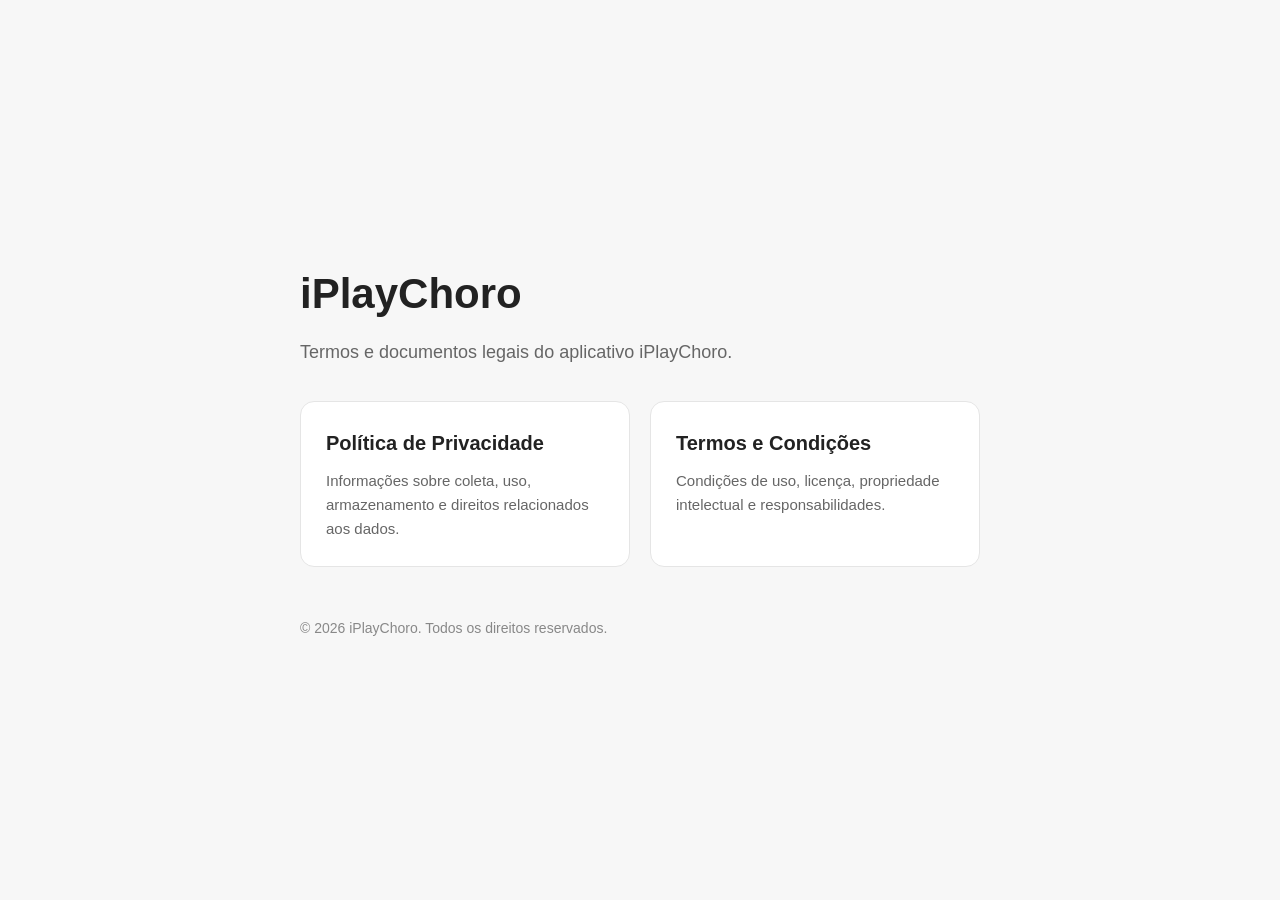
<file: index.html>
<!doctype html>
<html lang="pt-BR">
<head>
  <meta charset="UTF-8">
  <meta name="viewport" content="width=device-width, initial-scale=1">
  <title>iPlayChoro — Termos e Privacidade</title>
  <link rel="stylesheet" href="style.css">
</head>
<body>
  <main class="wrap home">
    <h1>iPlayChoro</h1>
    <p>Termos e documentos legais do aplicativo iPlayChoro.</p>
    <div class="cards">
      <a class="card" href="privacidade.html">
        <strong>Política de Privacidade</strong>
        <span>Informações sobre coleta, uso, armazenamento e direitos relacionados aos dados.</span>
      </a>
      <a class="card" href="termos.html">
        <strong>Termos e Condições</strong>
        <span>Condições de uso, licença, propriedade intelectual e responsabilidades.</span>
      </a>
    </div>
    <footer>© 2026 iPlayChoro. Todos os direitos reservados.</footer>
  </main>
</body>
</html>
</file>
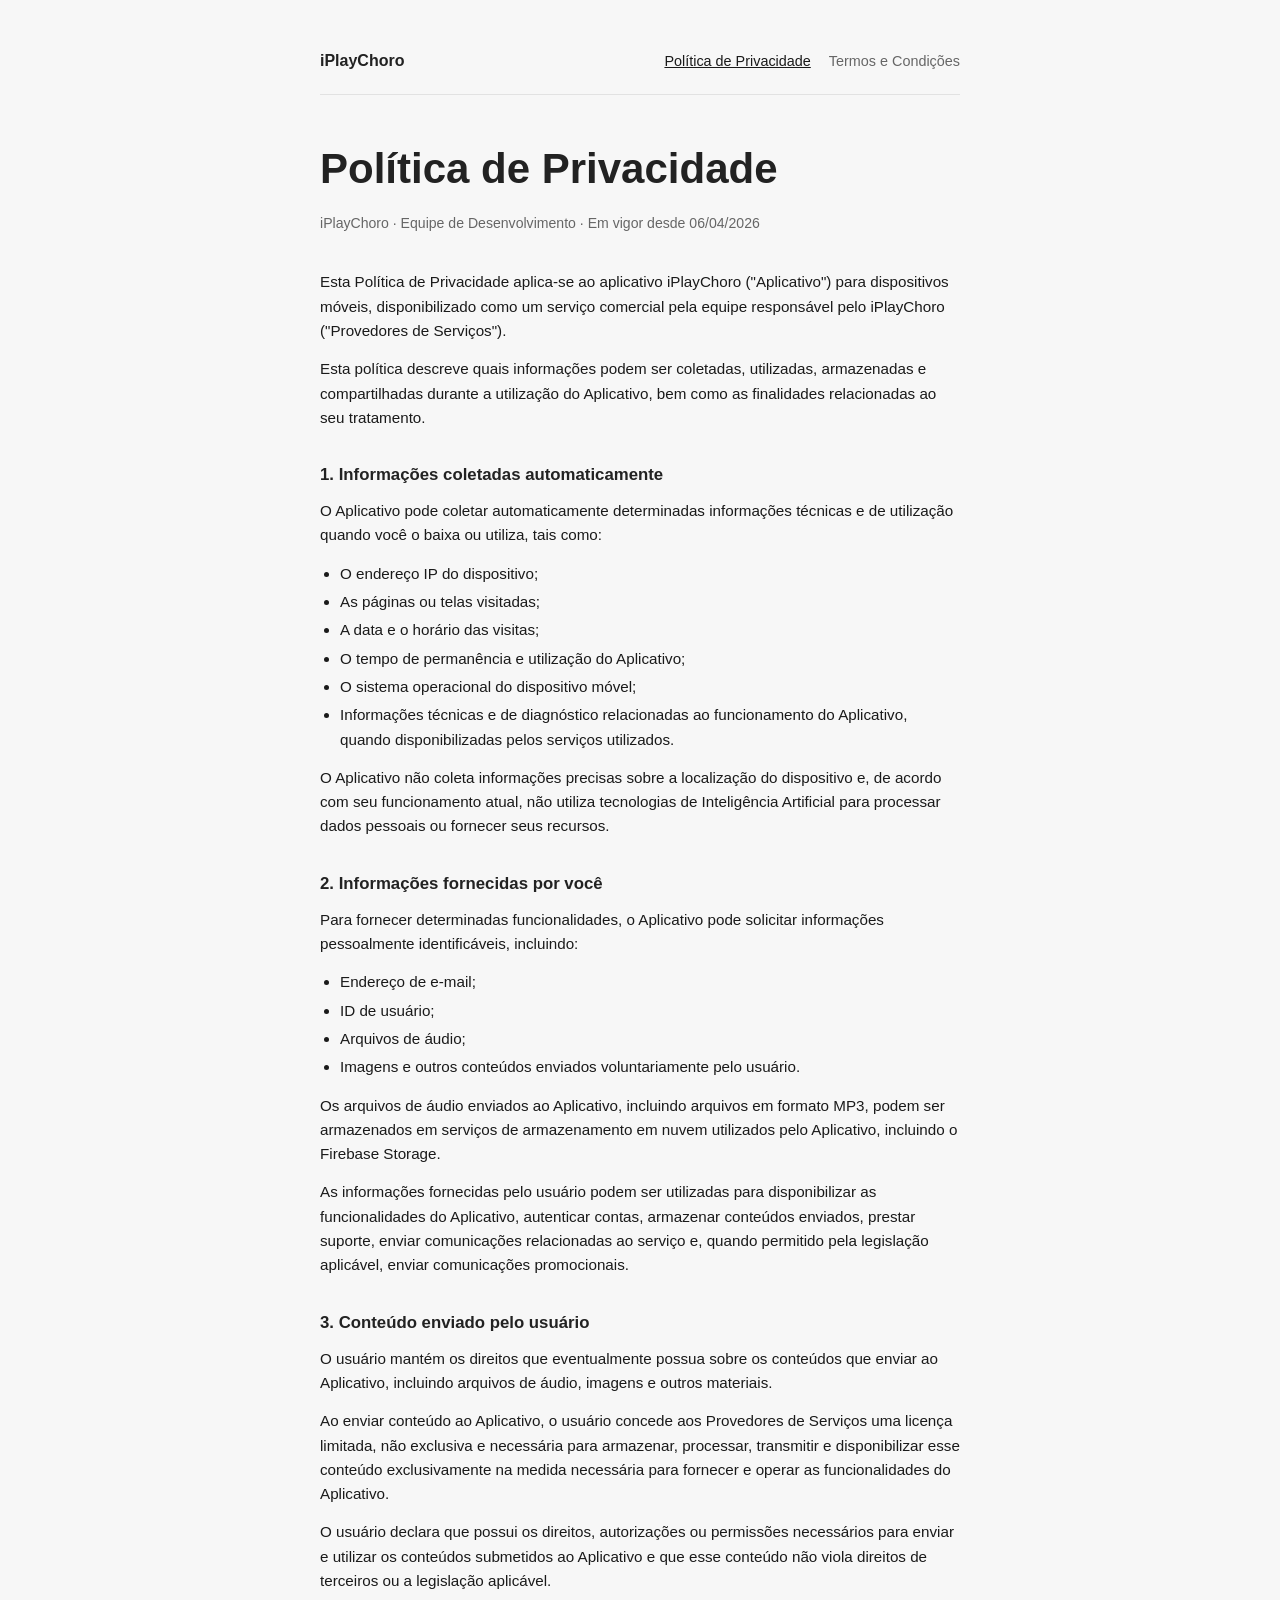
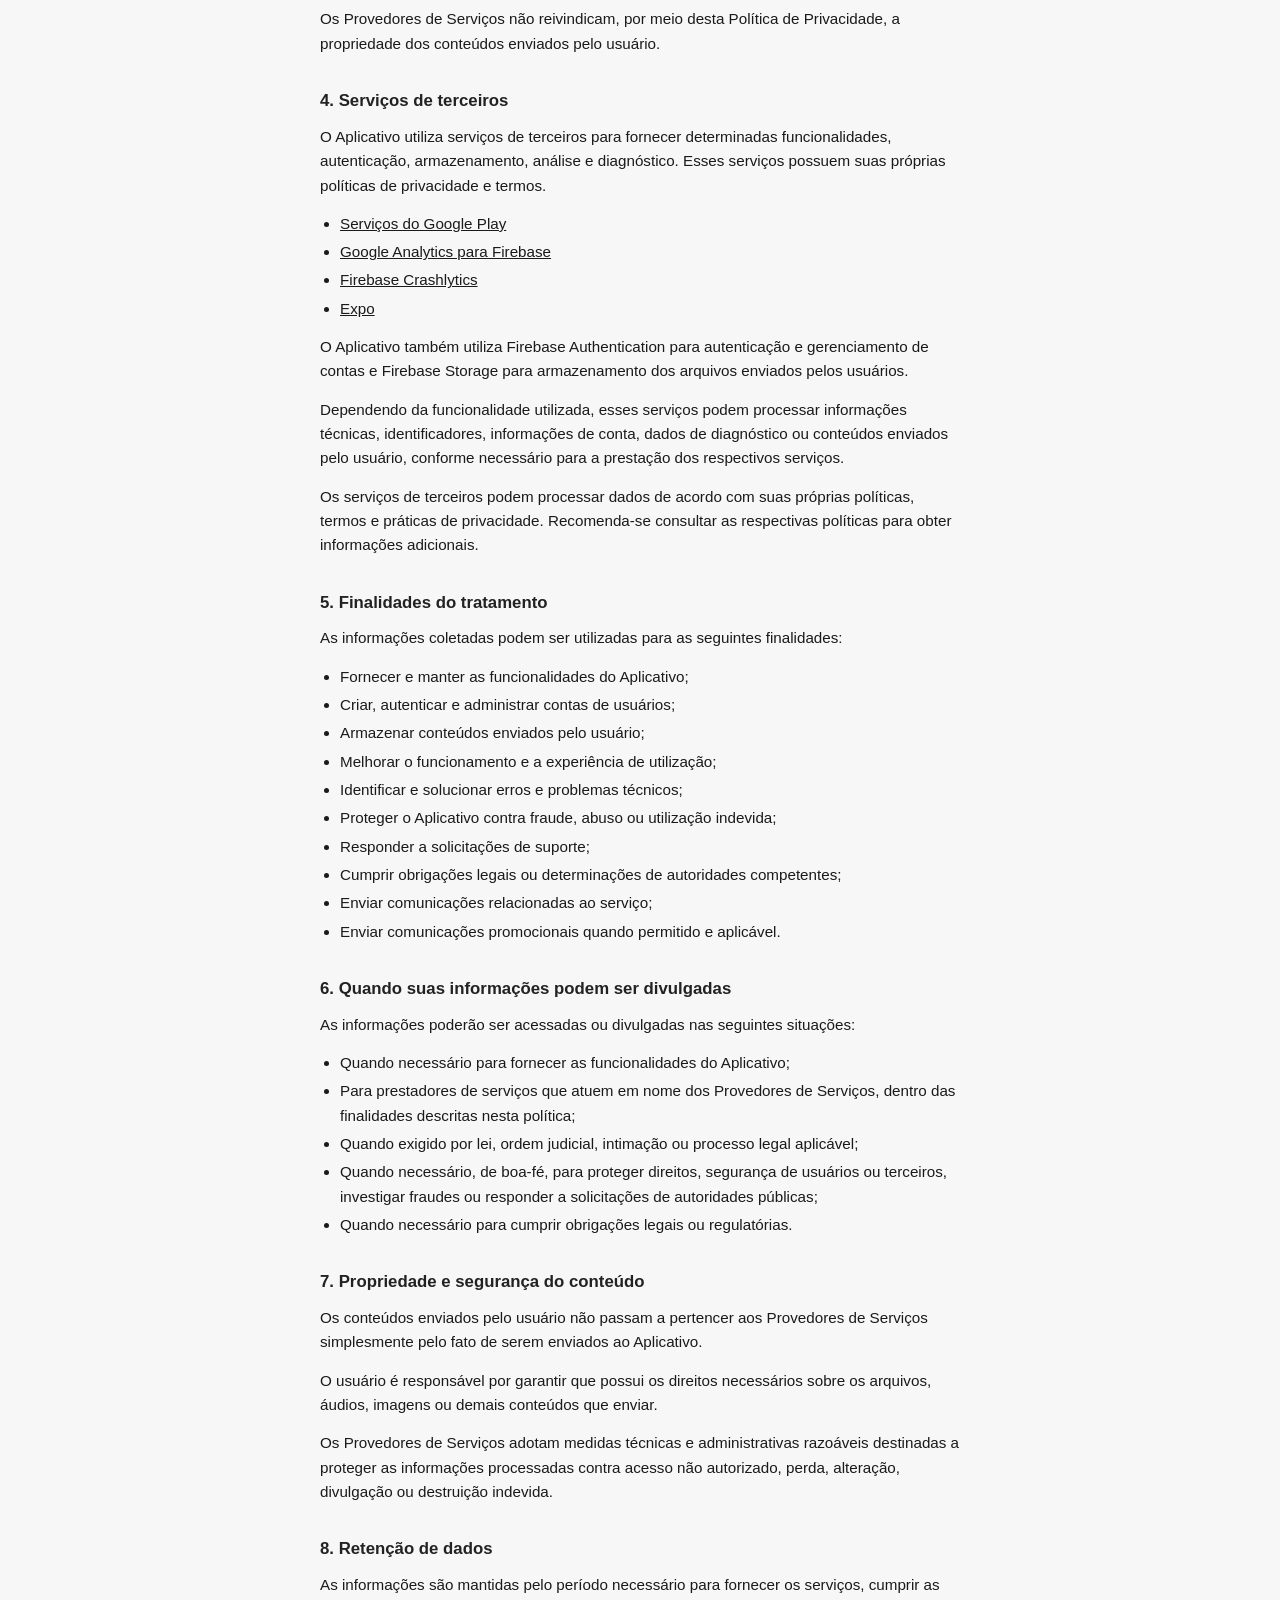
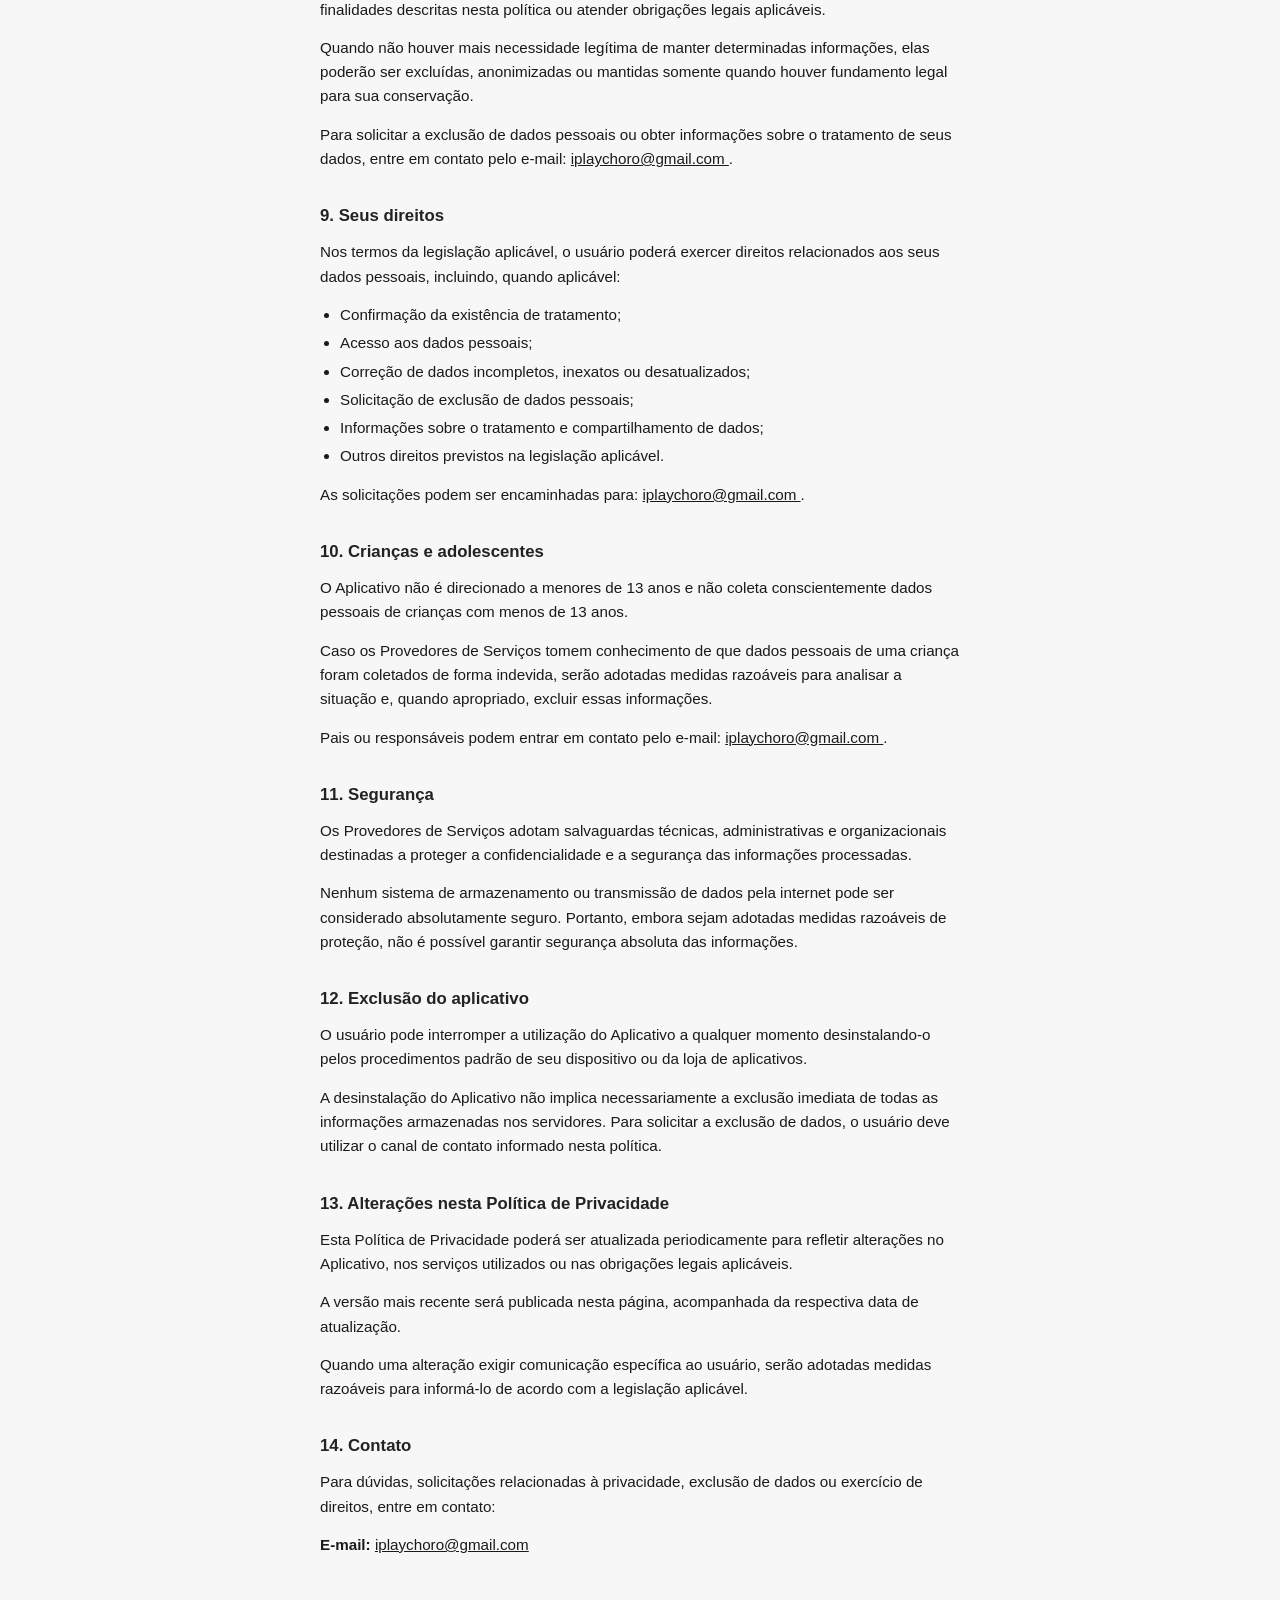
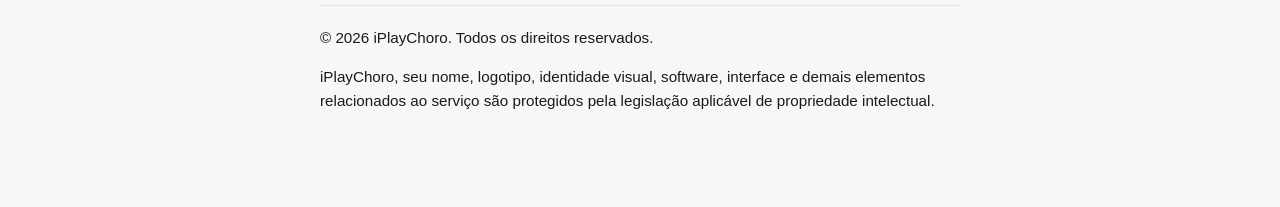
<file: privacidade.html>
<!doctype html>
<html lang="pt-BR">
<head>
  <meta charset="UTF-8" />
  <meta name="viewport" content="width=device-width, initial-scale=1" />
  <title>Política de Privacidade — iPlayChoro</title>
  <link rel="stylesheet" href="style.css" />
</head>
<body>
  <div class="wrap">
    <header class="top">
      <span class="app-name">iPlayChoro</span>

      <nav class="links">
        <a href="privacidade.html" class="current">Política de Privacidade</a>
        <a href="termos.html">Termos e Condições</a>
      </nav>
    </header>

    <main>

      <h1>Política de Privacidade</h1>

      <p class="meta">
        iPlayChoro · Equipe de Desenvolvimento · Em vigor desde 06/04/2026
      </p>

      <p>
        Esta Política de Privacidade aplica-se ao aplicativo iPlayChoro
        ("Aplicativo") para dispositivos móveis, disponibilizado como um
        serviço comercial pela equipe responsável pelo iPlayChoro
        ("Provedores de Serviços").
      </p>

      <p>
        Esta política descreve quais informações podem ser coletadas,
        utilizadas, armazenadas e compartilhadas durante a utilização do
        Aplicativo, bem como as finalidades relacionadas ao seu tratamento.
      </p>


      <h2>1. Informações coletadas automaticamente</h2>

      <p>
        O Aplicativo pode coletar automaticamente determinadas informações
        técnicas e de utilização quando você o baixa ou utiliza, tais como:
      </p>

      <ul>
        <li>O endereço IP do dispositivo;</li>
        <li>As páginas ou telas visitadas;</li>
        <li>A data e o horário das visitas;</li>
        <li>O tempo de permanência e utilização do Aplicativo;</li>
        <li>O sistema operacional do dispositivo móvel;</li>
        <li>Informações técnicas e de diagnóstico relacionadas ao funcionamento
            do Aplicativo, quando disponibilizadas pelos serviços utilizados.</li>
      </ul>

      <p>
        O Aplicativo não coleta informações precisas sobre a localização do
        dispositivo e, de acordo com seu funcionamento atual, não utiliza
        tecnologias de Inteligência Artificial para processar dados pessoais
        ou fornecer seus recursos.
      </p>


      <h2>2. Informações fornecidas por você</h2>

      <p>
        Para fornecer determinadas funcionalidades, o Aplicativo pode solicitar
        informações pessoalmente identificáveis, incluindo:
      </p>

      <ul>
        <li>Endereço de e-mail;</li>
        <li>ID de usuário;</li>
        <li>Arquivos de áudio;</li>
        <li>Imagens e outros conteúdos enviados voluntariamente pelo usuário.</li>
      </ul>

      <p>
        Os arquivos de áudio enviados ao Aplicativo, incluindo arquivos em
        formato MP3, podem ser armazenados em serviços de armazenamento em
        nuvem utilizados pelo Aplicativo, incluindo o Firebase Storage.
      </p>

      <p>
        As informações fornecidas pelo usuário podem ser utilizadas para
        disponibilizar as funcionalidades do Aplicativo, autenticar contas,
        armazenar conteúdos enviados, prestar suporte, enviar comunicações
        relacionadas ao serviço e, quando permitido pela legislação aplicável,
        enviar comunicações promocionais.
      </p>


      <h2>3. Conteúdo enviado pelo usuário</h2>

      <p>
        O usuário mantém os direitos que eventualmente possua sobre os
        conteúdos que enviar ao Aplicativo, incluindo arquivos de áudio,
        imagens e outros materiais.
      </p>

      <p>
        Ao enviar conteúdo ao Aplicativo, o usuário concede aos Provedores de
        Serviços uma licença limitada, não exclusiva e necessária para
        armazenar, processar, transmitir e disponibilizar esse conteúdo
        exclusivamente na medida necessária para fornecer e operar as
        funcionalidades do Aplicativo.
      </p>

      <p>
        O usuário declara que possui os direitos, autorizações ou permissões
        necessários para enviar e utilizar os conteúdos submetidos ao
        Aplicativo e que esse conteúdo não viola direitos de terceiros ou a
        legislação aplicável.
      </p>

      <p>
        Os Provedores de Serviços não reivindicam, por meio desta Política de
        Privacidade, a propriedade dos conteúdos enviados pelo usuário.
      </p>


      <h2>4. Serviços de terceiros</h2>

      <p>
        O Aplicativo utiliza serviços de terceiros para fornecer determinadas
        funcionalidades, autenticação, armazenamento, análise e diagnóstico.
        Esses serviços possuem suas próprias políticas de privacidade e termos.
      </p>

      <ul>
        <li>
          <a
            href="https://policies.google.com/privacy"
            target="_blank"
            rel="noopener noreferrer"
          >
            Serviços do Google Play
          </a>
        </li>

        <li>
          <a
            href="https://firebase.google.com/support/privacy"
            target="_blank"
            rel="noopener noreferrer"
          >
            Google Analytics para Firebase
          </a>
        </li>

        <li>
          <a
            href="https://firebase.google.com/support/privacy"
            target="_blank"
            rel="noopener noreferrer"
          >
            Firebase Crashlytics
          </a>
        </li>

        <li>
          <a
            href="https://expo.dev/privacy"
            target="_blank"
            rel="noopener noreferrer"
          >
            Expo
          </a>
        </li>
      </ul>

      <p>
        O Aplicativo também utiliza Firebase Authentication para autenticação
        e gerenciamento de contas e Firebase Storage para armazenamento dos
        arquivos enviados pelos usuários.
      </p>

      <p>
        Dependendo da funcionalidade utilizada, esses serviços podem processar
        informações técnicas, identificadores, informações de conta, dados de
        diagnóstico ou conteúdos enviados pelo usuário, conforme necessário
        para a prestação dos respectivos serviços.
      </p>

      <p>
        Os serviços de terceiros podem processar dados de acordo com suas
        próprias políticas, termos e práticas de privacidade. Recomenda-se
        consultar as respectivas políticas para obter informações adicionais.
      </p>


      <h2>5. Finalidades do tratamento</h2>

      <p>
        As informações coletadas podem ser utilizadas para as seguintes
        finalidades:
      </p>

      <ul>
        <li>Fornecer e manter as funcionalidades do Aplicativo;</li>
        <li>Criar, autenticar e administrar contas de usuários;</li>
        <li>Armazenar conteúdos enviados pelo usuário;</li>
        <li>Melhorar o funcionamento e a experiência de utilização;</li>
        <li>Identificar e solucionar erros e problemas técnicos;</li>
        <li>Proteger o Aplicativo contra fraude, abuso ou utilização indevida;</li>
        <li>Responder a solicitações de suporte;</li>
        <li>Cumprir obrigações legais ou determinações de autoridades competentes;</li>
        <li>Enviar comunicações relacionadas ao serviço;</li>
        <li>Enviar comunicações promocionais quando permitido e aplicável.</li>
      </ul>


      <h2>6. Quando suas informações podem ser divulgadas</h2>

      <p>
        As informações poderão ser acessadas ou divulgadas nas seguintes
        situações:
      </p>

      <ul>
        <li>
          Quando necessário para fornecer as funcionalidades do Aplicativo;
        </li>

        <li>
          Para prestadores de serviços que atuem em nome dos Provedores de
          Serviços, dentro das finalidades descritas nesta política;
        </li>

        <li>
          Quando exigido por lei, ordem judicial, intimação ou processo legal
          aplicável;
        </li>

        <li>
          Quando necessário, de boa-fé, para proteger direitos, segurança de
          usuários ou terceiros, investigar fraudes ou responder a solicitações
          de autoridades públicas;
        </li>

        <li>
          Quando necessário para cumprir obrigações legais ou regulatórias.
        </li>
      </ul>


      <h2>7. Propriedade e segurança do conteúdo</h2>

      <p>
        Os conteúdos enviados pelo usuário não passam a pertencer aos
        Provedores de Serviços simplesmente pelo fato de serem enviados ao
        Aplicativo.
      </p>

      <p>
        O usuário é responsável por garantir que possui os direitos necessários
        sobre os arquivos, áudios, imagens ou demais conteúdos que enviar.
      </p>

      <p>
        Os Provedores de Serviços adotam medidas técnicas e administrativas
        razoáveis destinadas a proteger as informações processadas contra
        acesso não autorizado, perda, alteração, divulgação ou destruição
        indevida.
      </p>


      <h2>8. Retenção de dados</h2>

      <p>
        As informações são mantidas pelo período necessário para fornecer os
        serviços, cumprir as finalidades descritas nesta política ou atender
        obrigações legais aplicáveis.
      </p>

      <p>
        Quando não houver mais necessidade legítima de manter determinadas
        informações, elas poderão ser excluídas, anonimizadas ou mantidas
        somente quando houver fundamento legal para sua conservação.
      </p>

      <p>
        Para solicitar a exclusão de dados pessoais ou obter informações sobre
        o tratamento de seus dados, entre em contato pelo e-mail:
        <a href="mailto:iplaychoro@gmail.com">
          iplaychoro@gmail.com
        </a>.
      </p>


      <h2>9. Seus direitos</h2>

      <p>
        Nos termos da legislação aplicável, o usuário poderá exercer direitos
        relacionados aos seus dados pessoais, incluindo, quando aplicável:
      </p>

      <ul>
        <li>Confirmação da existência de tratamento;</li>
        <li>Acesso aos dados pessoais;</li>
        <li>Correção de dados incompletos, inexatos ou desatualizados;</li>
        <li>Solicitação de exclusão de dados pessoais;</li>
        <li>Informações sobre o tratamento e compartilhamento de dados;</li>
        <li>Outros direitos previstos na legislação aplicável.</li>
      </ul>

      <p>
        As solicitações podem ser encaminhadas para:
        <a href="mailto:iplaychoro@gmail.com">
          iplaychoro@gmail.com
        </a>.
      </p>


      <h2>10. Crianças e adolescentes</h2>

      <p>
        O Aplicativo não é direcionado a menores de 13 anos e não coleta
        conscientemente dados pessoais de crianças com menos de 13 anos.
      </p>

      <p>
        Caso os Provedores de Serviços tomem conhecimento de que dados pessoais
        de uma criança foram coletados de forma indevida, serão adotadas
        medidas razoáveis para analisar a situação e, quando apropriado,
        excluir essas informações.
      </p>

      <p>
        Pais ou responsáveis podem entrar em contato pelo e-mail:
        <a href="mailto:iplaychoro@gmail.com">
          iplaychoro@gmail.com
        </a>.
      </p>


      <h2>11. Segurança</h2>

      <p>
        Os Provedores de Serviços adotam salvaguardas técnicas, administrativas
        e organizacionais destinadas a proteger a confidencialidade e a
        segurança das informações processadas.
      </p>

      <p>
        Nenhum sistema de armazenamento ou transmissão de dados pela internet
        pode ser considerado absolutamente seguro. Portanto, embora sejam
        adotadas medidas razoáveis de proteção, não é possível garantir
        segurança absoluta das informações.
      </p>


      <h2>12. Exclusão do aplicativo</h2>

      <p>
        O usuário pode interromper a utilização do Aplicativo a qualquer
        momento desinstalando-o pelos procedimentos padrão de seu dispositivo
        ou da loja de aplicativos.
      </p>

      <p>
        A desinstalação do Aplicativo não implica necessariamente a exclusão
        imediata de todas as informações armazenadas nos servidores. Para
        solicitar a exclusão de dados, o usuário deve utilizar o canal de
        contato informado nesta política.
      </p>


      <h2>13. Alterações nesta Política de Privacidade</h2>

      <p>
        Esta Política de Privacidade poderá ser atualizada periodicamente para
        refletir alterações no Aplicativo, nos serviços utilizados ou nas
        obrigações legais aplicáveis.
      </p>

      <p>
        A versão mais recente será publicada nesta página, acompanhada da
        respectiva data de atualização.
      </p>

      <p>
        Quando uma alteração exigir comunicação específica ao usuário, serão
        adotadas medidas razoáveis para informá-lo de acordo com a legislação
        aplicável.
      </p>


      <h2>14. Contato</h2>

      <p>
        Para dúvidas, solicitações relacionadas à privacidade, exclusão de
        dados ou exercício de direitos, entre em contato:
      </p>

      <p>
        <strong>E-mail:</strong>
        <a href="mailto:iplaychoro@gmail.com">
          iplaychoro@gmail.com
        </a>
      </p>
    </main>

    <footer class="bottom">
      <p>
        © 2026 iPlayChoro. Todos os direitos reservados.
      </p>

      <p>
        iPlayChoro, seu nome, logotipo, identidade visual, software,
        interface e demais elementos relacionados ao serviço são protegidos
        pela legislação aplicável de propriedade intelectual.
      </p>
    </footer>

  </div>
</body>
</html>
</file>
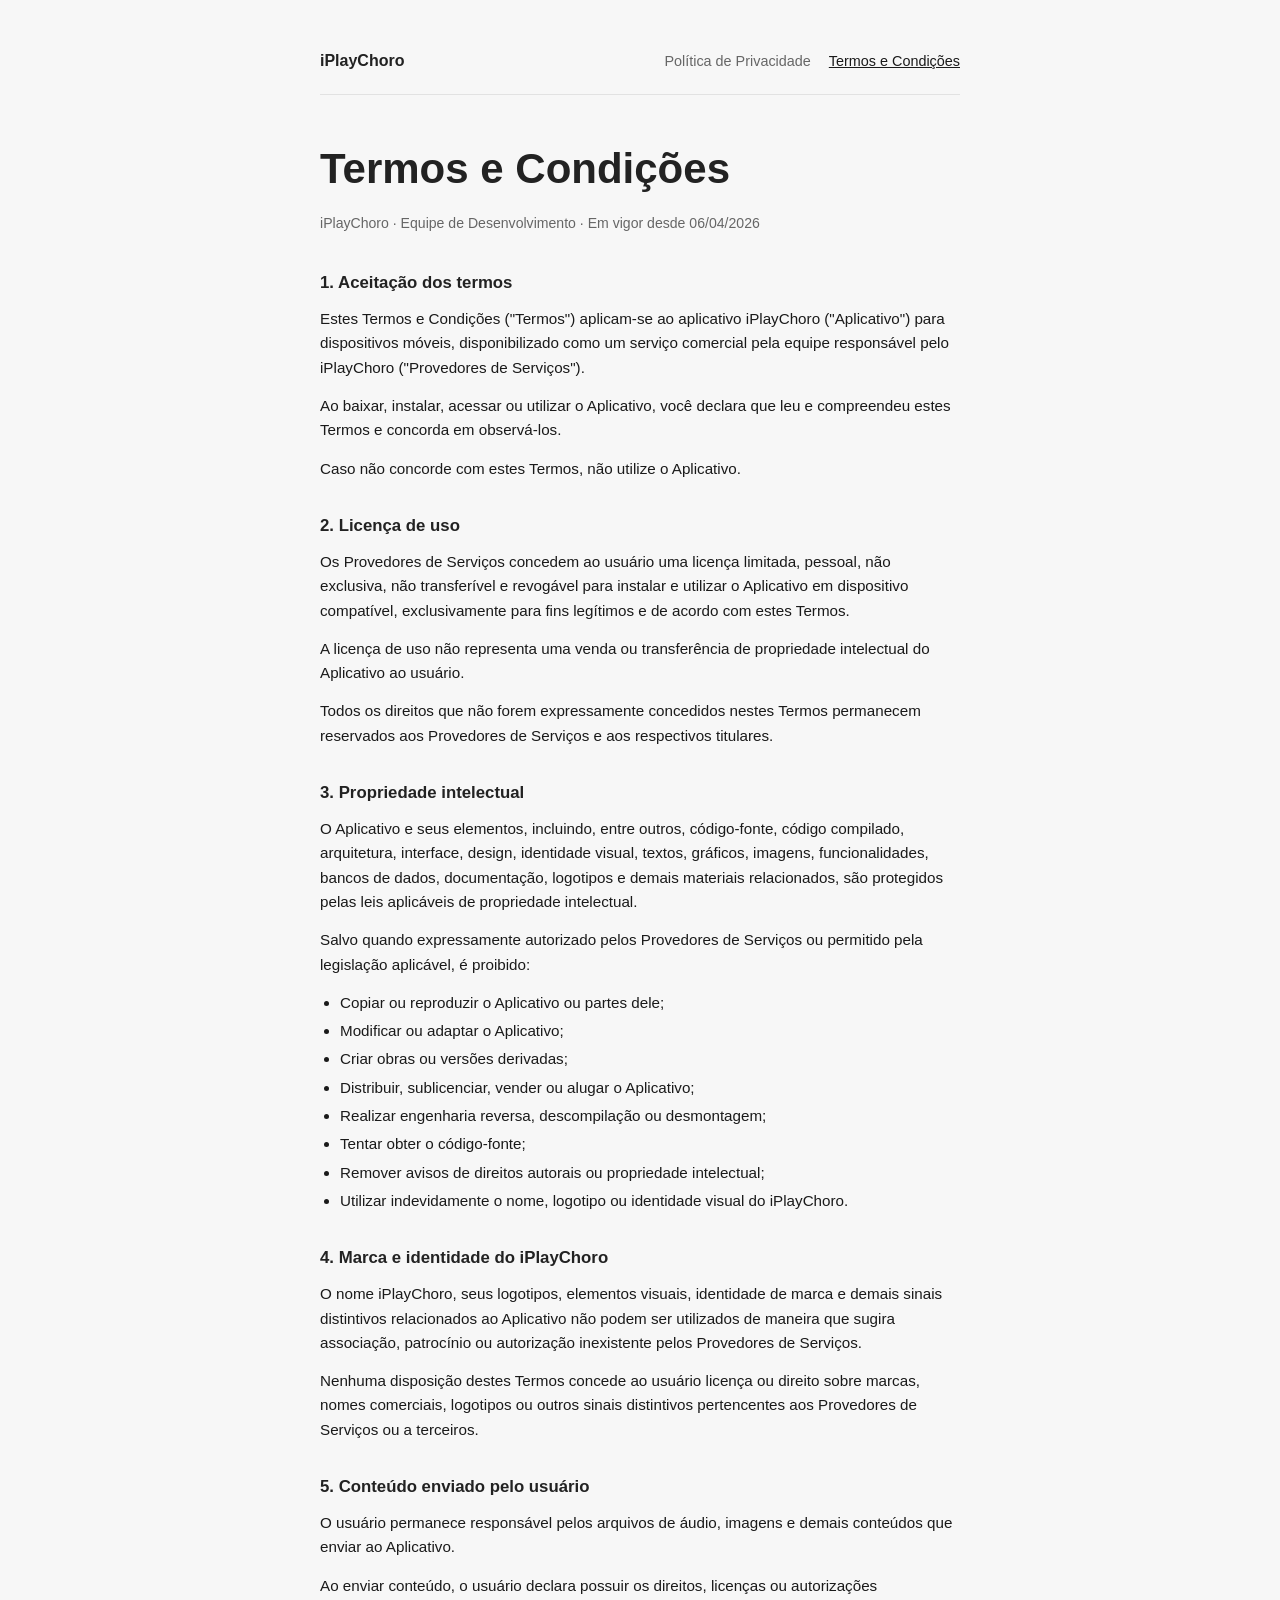
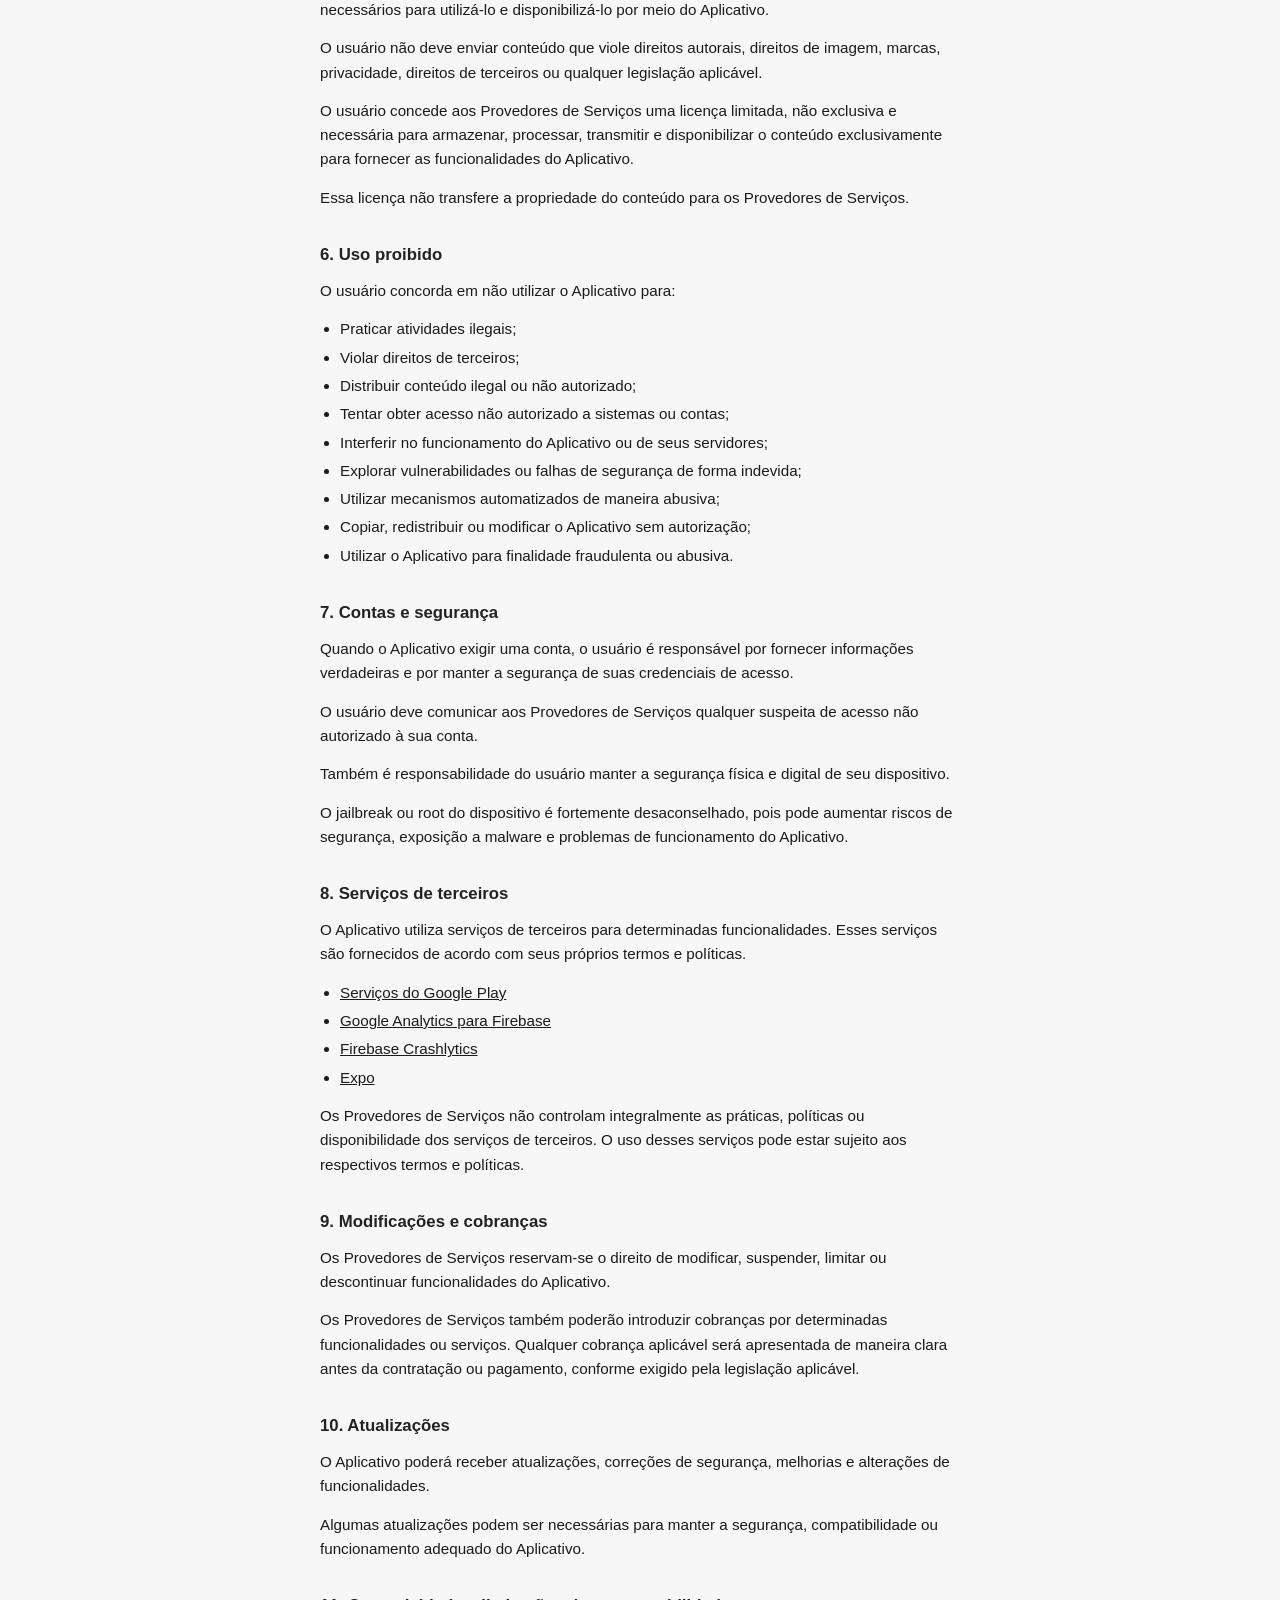
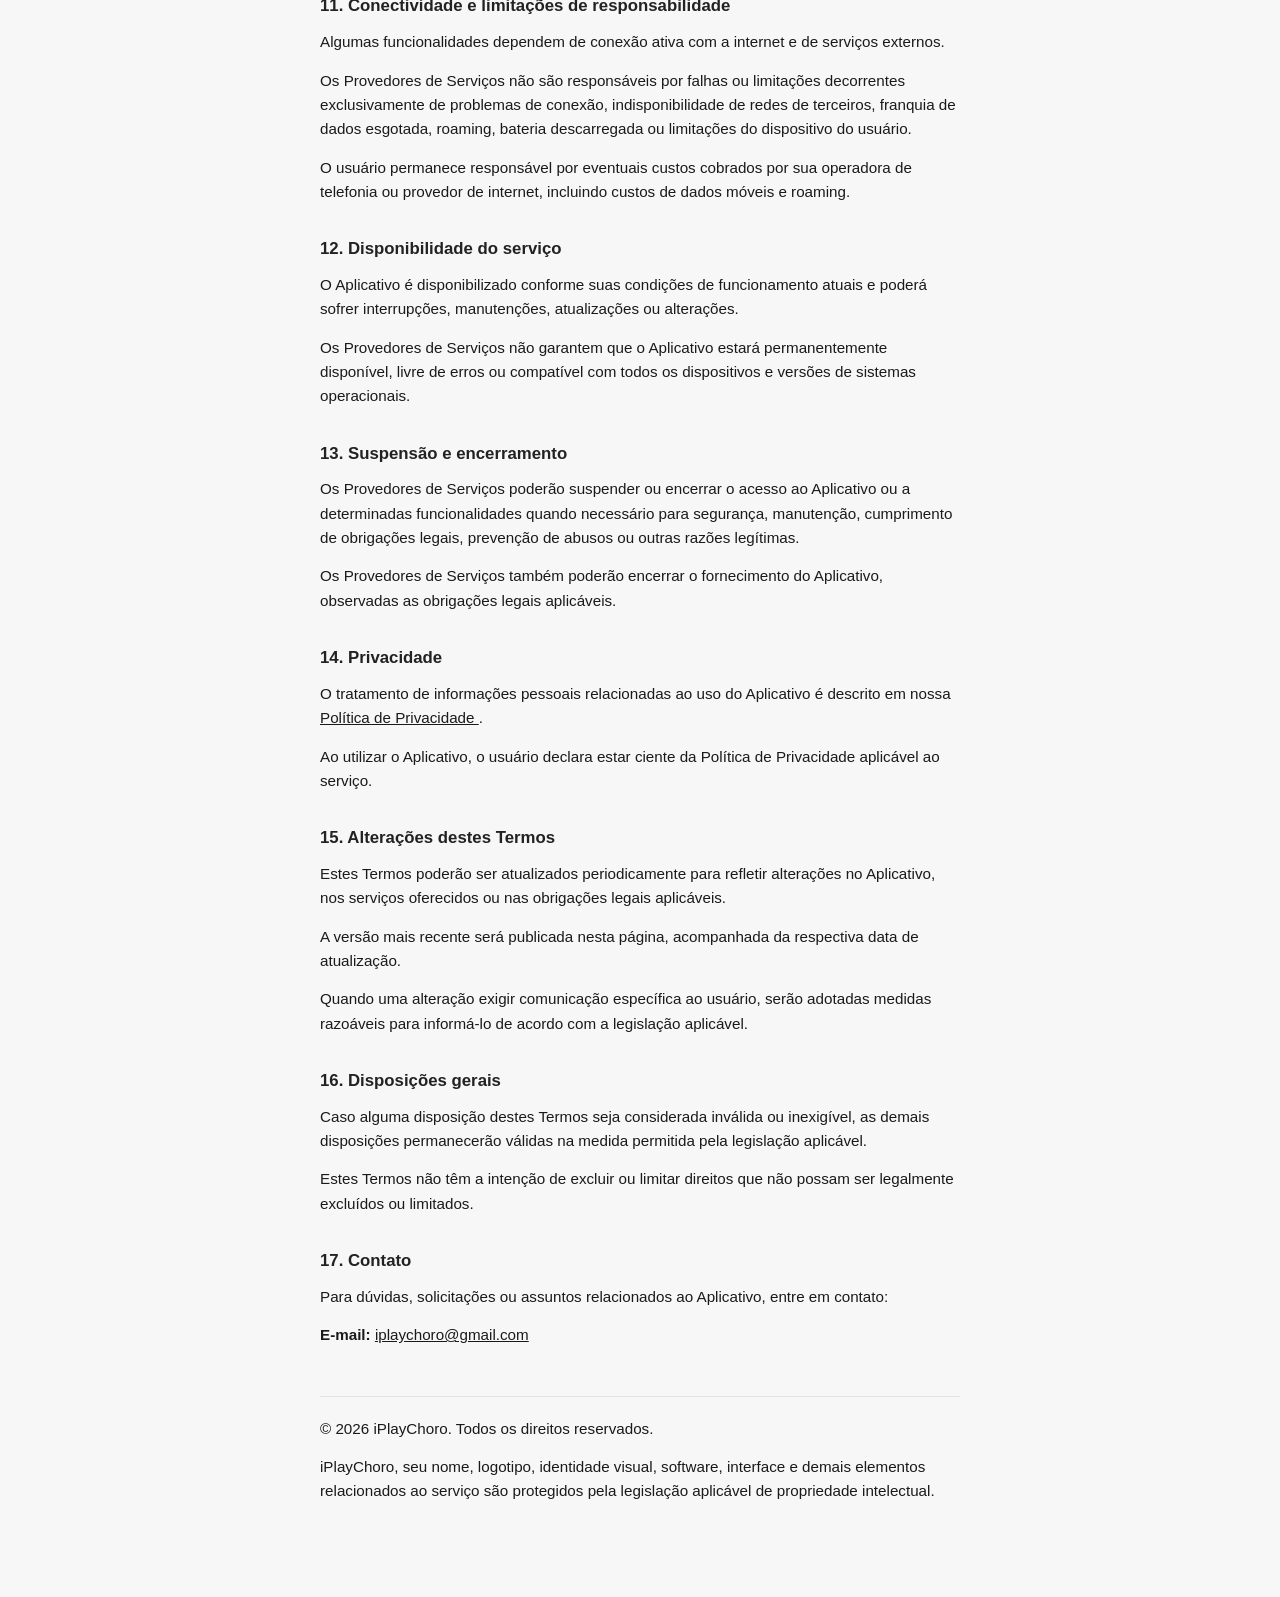
<file: termos.html>
<!doctype html>
<html lang="pt-BR">
<head>
  <meta charset="UTF-8" />
  <meta name="viewport" content="width=device-width, initial-scale=1" />
  <title>Termos e Condições — iPlayChoro</title>
  <link rel="stylesheet" href="style.css" />
</head>
<body>
  <div class="wrap">
    <header class="top">
      <span class="app-name">iPlayChoro</span>

      <nav class="links">
        <a href="privacidade.html">Política de Privacidade</a>
        <a href="termos.html" class="current">Termos e Condições</a>
      </nav>
    </header>

    <main>

      <h1>Termos e Condições</h1>

      <p class="meta">
        iPlayChoro · Equipe de Desenvolvimento · Em vigor desde 06/04/2026
      </p>


      <h2>1. Aceitação dos termos</h2>

      <p>
        Estes Termos e Condições ("Termos") aplicam-se ao aplicativo iPlayChoro
        ("Aplicativo") para dispositivos móveis, disponibilizado como um
        serviço comercial pela equipe responsável pelo iPlayChoro
        ("Provedores de Serviços").
      </p>

      <p>
        Ao baixar, instalar, acessar ou utilizar o Aplicativo, você declara que
        leu e compreendeu estes Termos e concorda em observá-los.
      </p>

      <p>
        Caso não concorde com estes Termos, não utilize o Aplicativo.
      </p>


      <h2>2. Licença de uso</h2>

      <p>
        Os Provedores de Serviços concedem ao usuário uma licença limitada,
        pessoal, não exclusiva, não transferível e revogável para instalar e
        utilizar o Aplicativo em dispositivo compatível, exclusivamente para
        fins legítimos e de acordo com estes Termos.
      </p>

      <p>
        A licença de uso não representa uma venda ou transferência de
        propriedade intelectual do Aplicativo ao usuário.
      </p>

      <p>
        Todos os direitos que não forem expressamente concedidos nestes Termos
        permanecem reservados aos Provedores de Serviços e aos respectivos
        titulares.
      </p>


      <h2>3. Propriedade intelectual</h2>

      <p>
        O Aplicativo e seus elementos, incluindo, entre outros, código-fonte,
        código compilado, arquitetura, interface, design, identidade visual,
        textos, gráficos, imagens, funcionalidades, bancos de dados,
        documentação, logotipos e demais materiais relacionados, são protegidos
        pelas leis aplicáveis de propriedade intelectual.
      </p>

      <p>
        Salvo quando expressamente autorizado pelos Provedores de Serviços ou
        permitido pela legislação aplicável, é proibido:
      </p>

      <ul>
        <li>Copiar ou reproduzir o Aplicativo ou partes dele;</li>
        <li>Modificar ou adaptar o Aplicativo;</li>
        <li>Criar obras ou versões derivadas;</li>
        <li>Distribuir, sublicenciar, vender ou alugar o Aplicativo;</li>
        <li>Realizar engenharia reversa, descompilação ou desmontagem;</li>
        <li>Tentar obter o código-fonte;</li>
        <li>Remover avisos de direitos autorais ou propriedade intelectual;</li>
        <li>Utilizar indevidamente o nome, logotipo ou identidade visual do
            iPlayChoro.</li>
      </ul>

      <h2>4. Marca e identidade do iPlayChoro</h2>

      <p>
        O nome iPlayChoro, seus logotipos, elementos visuais, identidade de
        marca e demais sinais distintivos relacionados ao Aplicativo não podem
        ser utilizados de maneira que sugira associação, patrocínio ou
        autorização inexistente pelos Provedores de Serviços.
      </p>

      <p>
        Nenhuma disposição destes Termos concede ao usuário licença ou direito
        sobre marcas, nomes comerciais, logotipos ou outros sinais distintivos
        pertencentes aos Provedores de Serviços ou a terceiros.
      </p>


      <h2>5. Conteúdo enviado pelo usuário</h2>

      <p>
        O usuário permanece responsável pelos arquivos de áudio, imagens e
        demais conteúdos que enviar ao Aplicativo.
      </p>

      <p>
        Ao enviar conteúdo, o usuário declara possuir os direitos, licenças ou
        autorizações necessários para utilizá-lo e disponibilizá-lo por meio do
        Aplicativo.
      </p>

      <p>
        O usuário não deve enviar conteúdo que viole direitos autorais,
        direitos de imagem, marcas, privacidade, direitos de terceiros ou
        qualquer legislação aplicável.
      </p>

      <p>
        O usuário concede aos Provedores de Serviços uma licença limitada,
        não exclusiva e necessária para armazenar, processar, transmitir e
        disponibilizar o conteúdo exclusivamente para fornecer as funcionalidades
        do Aplicativo.
      </p>

      <p>
        Essa licença não transfere a propriedade do conteúdo para os
        Provedores de Serviços.
      </p>


      <h2>6. Uso proibido</h2>

      <p>
        O usuário concorda em não utilizar o Aplicativo para:
      </p>

      <ul>
        <li>Praticar atividades ilegais;</li>
        <li>Violar direitos de terceiros;</li>
        <li>Distribuir conteúdo ilegal ou não autorizado;</li>
        <li>Tentar obter acesso não autorizado a sistemas ou contas;</li>
        <li>Interferir no funcionamento do Aplicativo ou de seus servidores;</li>
        <li>Explorar vulnerabilidades ou falhas de segurança de forma indevida;</li>
        <li>Utilizar mecanismos automatizados de maneira abusiva;</li>
        <li>Copiar, redistribuir ou modificar o Aplicativo sem autorização;</li>
        <li>Utilizar o Aplicativo para finalidade fraudulenta ou abusiva.</li>
      </ul>


      <h2>7. Contas e segurança</h2>

      <p>
        Quando o Aplicativo exigir uma conta, o usuário é responsável por
        fornecer informações verdadeiras e por manter a segurança de suas
        credenciais de acesso.
      </p>

      <p>
        O usuário deve comunicar aos Provedores de Serviços qualquer suspeita
        de acesso não autorizado à sua conta.
      </p>

      <p>
        Também é responsabilidade do usuário manter a segurança física e
        digital de seu dispositivo.
      </p>

      <p>
        O jailbreak ou root do dispositivo é fortemente desaconselhado, pois
        pode aumentar riscos de segurança, exposição a malware e problemas de
        funcionamento do Aplicativo.
      </p>


      <h2>8. Serviços de terceiros</h2>

      <p>
        O Aplicativo utiliza serviços de terceiros para determinadas
        funcionalidades. Esses serviços são fornecidos de acordo com seus
        próprios termos e políticas.
      </p>

      <ul>
        <li>
          <a
            href="https://play.google.com/intl/en_us/about/play-terms/"
            target="_blank"
            rel="noopener noreferrer"
          >
            Serviços do Google Play
          </a>
        </li>

        <li>
          <a
            href="https://firebase.google.com/terms/analytics"
            target="_blank"
            rel="noopener noreferrer"
          >
            Google Analytics para Firebase
          </a>
        </li>

        <li>
          <a
            href="https://firebase.google.com/terms/crashlytics"
            target="_blank"
            rel="noopener noreferrer"
          >
            Firebase Crashlytics
          </a>
        </li>

        <li>
          <a
            href="https://expo.dev/terms"
            target="_blank"
            rel="noopener noreferrer"
          >
            Expo
          </a>
        </li>
      </ul>

      <p>
        Os Provedores de Serviços não controlam integralmente as práticas,
        políticas ou disponibilidade dos serviços de terceiros. O uso desses
        serviços pode estar sujeito aos respectivos termos e políticas.
      </p>


      <h2>9. Modificações e cobranças</h2>

      <p>
        Os Provedores de Serviços reservam-se o direito de modificar,
        suspender, limitar ou descontinuar funcionalidades do Aplicativo.
      </p>

      <p>
        Os Provedores de Serviços também poderão introduzir cobranças por
        determinadas funcionalidades ou serviços. Qualquer cobrança aplicável
        será apresentada de maneira clara antes da contratação ou pagamento,
        conforme exigido pela legislação aplicável.
      </p>


      <h2>10. Atualizações</h2>

      <p>
        O Aplicativo poderá receber atualizações, correções de segurança,
        melhorias e alterações de funcionalidades.
      </p>

      <p>
        Algumas atualizações podem ser necessárias para manter a segurança,
        compatibilidade ou funcionamento adequado do Aplicativo.
      </p>


      <h2>11. Conectividade e limitações de responsabilidade</h2>

      <p>
        Algumas funcionalidades dependem de conexão ativa com a internet e
        de serviços externos.
      </p>

      <p>
        Os Provedores de Serviços não são responsáveis por falhas ou limitações
        decorrentes exclusivamente de problemas de conexão, indisponibilidade
        de redes de terceiros, franquia de dados esgotada, roaming, bateria
        descarregada ou limitações do dispositivo do usuário.
      </p>

      <p>
        O usuário permanece responsável por eventuais custos cobrados por sua
        operadora de telefonia ou provedor de internet, incluindo custos de
        dados móveis e roaming.
      </p>


      <h2>12. Disponibilidade do serviço</h2>

      <p>
        O Aplicativo é disponibilizado conforme suas condições de funcionamento
        atuais e poderá sofrer interrupções, manutenções, atualizações ou
        alterações.
      </p>

      <p>
        Os Provedores de Serviços não garantem que o Aplicativo estará
        permanentemente disponível, livre de erros ou compatível com todos os
        dispositivos e versões de sistemas operacionais.
      </p>


      <h2>13. Suspensão e encerramento</h2>

      <p>
        Os Provedores de Serviços poderão suspender ou encerrar o acesso ao
        Aplicativo ou a determinadas funcionalidades quando necessário para
        segurança, manutenção, cumprimento de obrigações legais, prevenção de
        abusos ou outras razões legítimas.
      </p>

      <p>
        Os Provedores de Serviços também poderão encerrar o fornecimento do
        Aplicativo, observadas as obrigações legais aplicáveis.
      </p>


      <h2>14. Privacidade</h2>

      <p>
        O tratamento de informações pessoais relacionadas ao uso do Aplicativo
        é descrito em nossa
        <a href="privacidade.html">
          Política de Privacidade
        </a>.
      </p>

      <p>
        Ao utilizar o Aplicativo, o usuário declara estar ciente da Política de
        Privacidade aplicável ao serviço.
      </p>


      <h2>15. Alterações destes Termos</h2>

      <p>
        Estes Termos poderão ser atualizados periodicamente para refletir
        alterações no Aplicativo, nos serviços oferecidos ou nas obrigações
        legais aplicáveis.
      </p>

      <p>
        A versão mais recente será publicada nesta página, acompanhada da
        respectiva data de atualização.
      </p>

      <p>
        Quando uma alteração exigir comunicação específica ao usuário, serão
        adotadas medidas razoáveis para informá-lo de acordo com a legislação
        aplicável.
      </p>


      <h2>16. Disposições gerais</h2>

      <p>
        Caso alguma disposição destes Termos seja considerada inválida ou
        inexigível, as demais disposições permanecerão válidas na medida
        permitida pela legislação aplicável.
      </p>

      <p>
        Estes Termos não têm a intenção de excluir ou limitar direitos que não
        possam ser legalmente excluídos ou limitados.
      </p>


      <h2>17. Contato</h2>

      <p>
        Para dúvidas, solicitações ou assuntos relacionados ao Aplicativo,
        entre em contato:
      </p>

      <p>
        <strong>E-mail:</strong>
        <a href="mailto:iplaychoro@gmail.com">
          iplaychoro@gmail.com
        </a>
      </p>

    </main>

    <footer class="bottom">
      <p>
        © 2026 iPlayChoro. Todos os direitos reservados.
      </p>

      <p>
        iPlayChoro, seu nome, logotipo, identidade visual, software,
        interface e demais elementos relacionados ao serviço são protegidos
        pela legislação aplicável de propriedade intelectual.
      </p>
    </footer>

  </div>
</body>
</html>
</file>
<file: style.css>
:root {
  --text: #1a1a1a;
  --muted: #666;
  --line: #e2e2e2;
  --link: #1a1a1a;
  --bg: #ffffff;
}

* {
  box-sizing: border-box;
}

body {
  margin: 0;
  background: var(--bg);
  color: var(--text);
  font-family: -apple-system, BlinkMacSystemFont, "Segoe UI", Roboto, Helvetica, Arial, sans-serif;
  line-height: 1.6;
}

.wrap {
  max-width: 680px;
  margin: 0 auto;
  padding: 48px 20px 80px;
}

header.top {
  display: flex;
  justify-content: space-between;
  align-items: baseline;
  flex-wrap: wrap;
  gap: 8px 20px;
  margin-bottom: 40px;
  padding-bottom: 20px;
  border-bottom: 1px solid var(--line);
}

header.top .app-name {
  font-weight: 600;
  font-size: 1rem;
}

nav.links {
  display: flex;
  gap: 18px;
  font-size: 0.9rem;
}

nav.links a {
  color: var(--muted);
  text-decoration: none;
}

nav.links a.current,
nav.links a:hover {
  color: var(--text);
  text-decoration: underline;
}

h1 {
  font-size: 1.5rem;
  font-weight: 600;
  margin: 0 0 6px;
}

.meta {
  color: var(--muted);
  font-size: 0.88rem;
  margin: 0 0 36px;
}
h2 {
  font-size: 1.05rem;
  font-weight: 600;
  margin: 32px 0 10px;
}

p,
ul {
  font-size: 0.95rem;
  color: var(--text);
  margin: 0 0 14px;
}

ul {
  padding-left: 20px;
}

li {
  margin-bottom: 4px;
}

a {
  color: var(--link);
}

footer.bottom {
  margin-top: 48px;
  padding-top: 20px;
  border-top: 1px solid var(--line);
  font-size: 0.85rem;
  color: var(--muted);
}

* {
  box-sizing: border-box;
}

body {
  margin: 0;
  font-family: Arial, Helvetica, sans-serif;
  background: #f7f7f7;
  color: #222;
  line-height: 1.6;
}

.wrap {
  width: min(900px, 92%);
  margin: 0 auto;
}

.home {
  min-height: 100vh;
  display: flex;
  flex-direction: column;
  justify-content: center;
  padding: 40px 0;
}

h1 {
  margin: 0 0 10px;
  font-size: 42px;
}

.home > p {
  color: #666;
  font-size: 18px;
  margin-bottom: 35px;
}

.cards {
  display: grid;
  grid-template-columns: repeat(2, 1fr);
  gap: 20px;
}

.card {
  display: flex;
  flex-direction: column;
  gap: 10px;
  padding: 25px;
  background: #fff;
  border: 1px solid #e5e5e5;
  border-radius: 14px;
  text-decoration: none;
  color: inherit;
  transition: transform 0.2s ease, box-shadow 0.2s ease;
}

.card:hover {
  transform: translateY(-4px);
  box-shadow: 0 8px 25px rgba(0, 0, 0, 0.08);
}

.card strong {
  font-size: 20px;
}

.card span {
  color: #666;
  font-size: 15px;
}

footer {
  margin-top: 50px;
  color: #888;
  font-size: 14px;
}

/* Responsividade para celular */
@media (max-width: 600px) {
  h1 {
    font-size: 34px;
  }

  .cards {
    grid-template-columns: 1fr;
  }

  .card {
    padding: 22px;
  }
}
</file>
